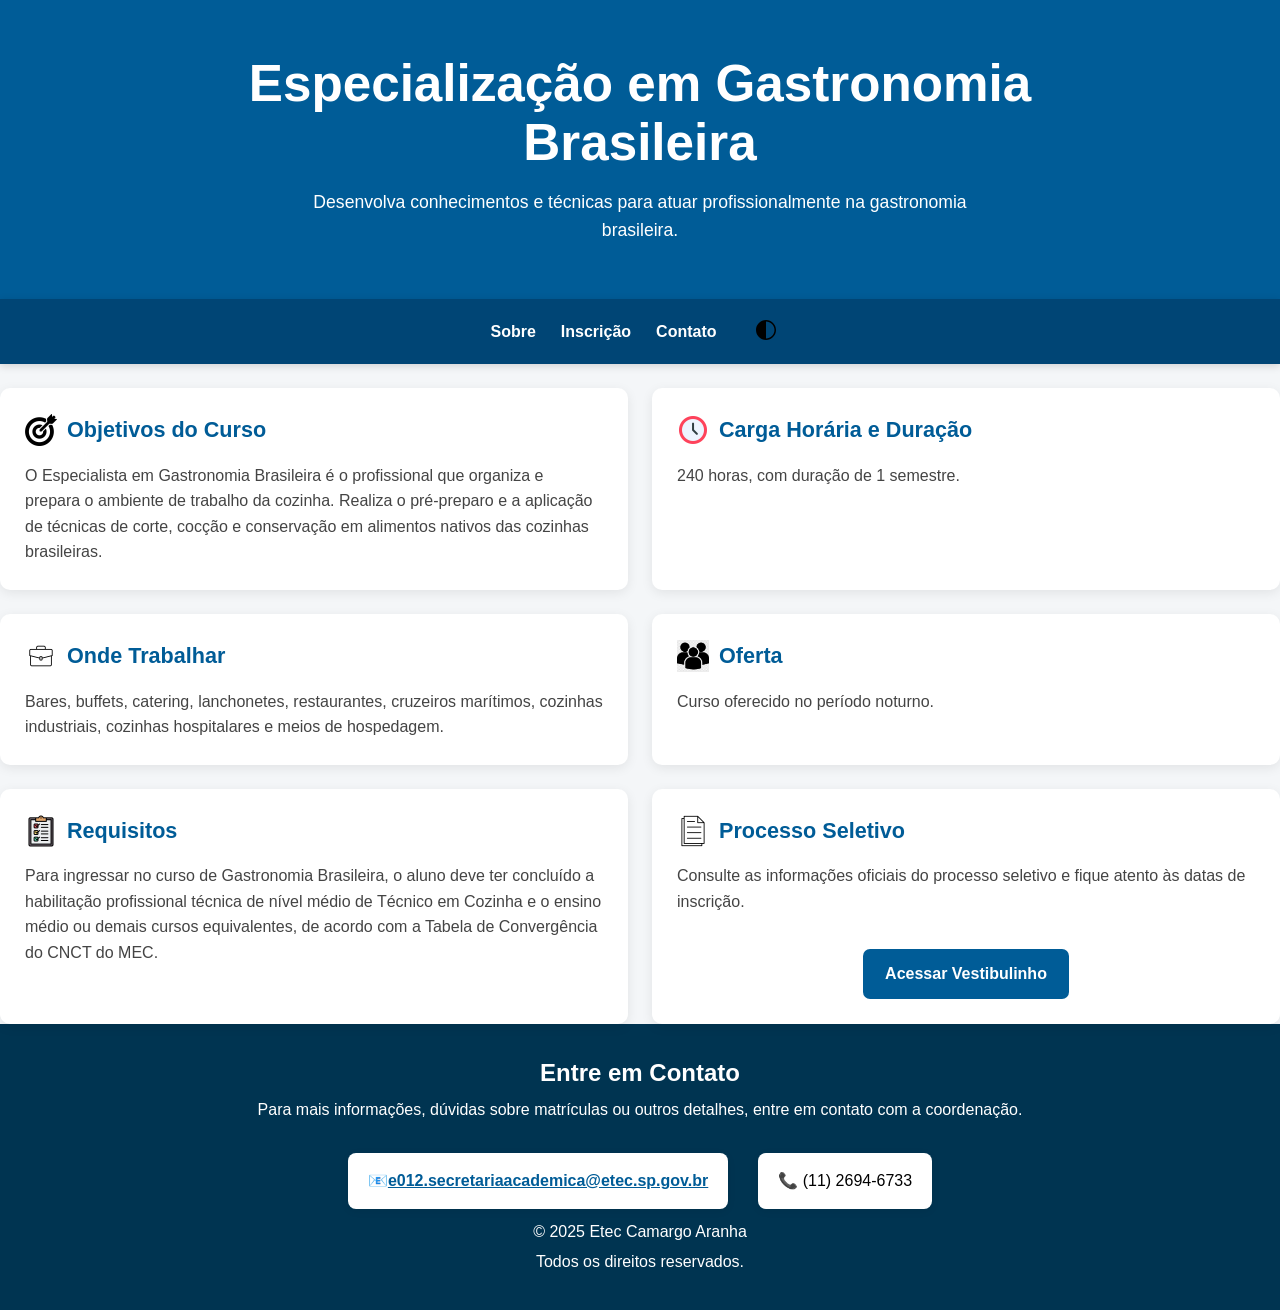
<file: index.html>
<!DOCTYPE html>
<html lang="pt-BR">
<head>
    <meta charset="UTF-8">
    <meta name="viewport" content="width=device-width, initial-scale=1.0">
    <meta name="description" content="Conheça o curso de Especialização em Gastronomia Brasileira da Etec Camargo Aranha.">
    <meta name="keywords" content="Etec Camargo Aranha, Gastronomia Brasileira, curso, especialização, Etec">
    <meta name="author" content="jetaphid, shibadev54">
    <title>Especialização em Gastronomia Brasileira | Etec Camargo Aranha</title>
    <link rel="shortcut icon" href="./assets/icon.webp" type="image/x-icon">
    <link rel="stylesheet" href="./css/main.css">
</head>
<body>
    <header>
        <h1>Especialização em Gastronomia Brasileira</h1>
        <p>Desenvolva conhecimentos e técnicas para atuar profissionalmente na gastronomia brasileira.</p>
    </header>
    <nav aria-label="Navegação principal">
        <a href="#sobre">Sobre</a>
        <a href="#matricula">Inscrição</a>
        <a href="#contato">Contato</a>
        <button class="dark-button" id="darkMode" type="button"><img src="./assets/dark-theme-svgrepo-com.svg" alt="botão de modo escuro"></button>
    </nav>
    <main>
        <section id="sobre">
            <div class="content">
                <article class="card">
                    <h3><img src="./assets/objetivos.webp" width="32" height="32" alt="icone de objetivos" loading="lazy">Objetivos do Curso</h3>
                    <p>O Especialista em Gastronomia Brasileira é o profissional que organiza e prepara o ambiente de trabalho da cozinha. Realiza o pré-preparo e a aplicação de técnicas de corte, cocção e conservação em alimentos nativos das cozinhas brasileiras.</p>
                </article>
                <article class="card">
                    <h3><img src="./assets/duracao.webp" width="32" height="32" alt="icone de duração do curso" loading="lazy">Carga Horária e Duração</h3>
                    <p>240 horas, com duração de 1 semestre.</p>
                </article>
                <article class="card">
                    <h3><img src="./assets/atuacao-profissional.webp" width="32" height="32" alt="icone de trabalho" loading="lazy">
                        Onde Trabalhar
                    </h3>
                    <p>Bares, buffets, catering, lanchonetes, restaurantes, cruzeiros marítimos, cozinhas industriais, cozinhas hospitalares e meios de hospedagem.</p>
                </article>
                <article class="card">
                    <h3><img src="./assets/vagas.webp" width="32" height="32" alt="icone de vagas" loading="lazy">Oferta</h3>
                    <p>Curso oferecido no período noturno.</p>
                </article>
            </div>
        </section>
        <section id="matricula">
            <div class="content">
                <article class="card">
                    <h3>
                        <img src="./assets/requisitos.webp" width="32" height="32" alt="" loading="lazy">Requisitos</h3>
                    <p> Para ingressar no curso de Gastronomia Brasileira, o aluno deve ter concluído a habilitação profissional técnica de nível médio de Técnico em Cozinha e o ensino médio ou demais cursos equivalentes, de acordo com a Tabela de Convergência do CNCT do MEC.</p>
                </article>
                <article class="card">
                    <h3><img src="./assets/processo-seletivo.webp" width="32" height="32" alt="" loading="lazy">Processo Seletivo</h3>
                    <p>Consulte as informações oficiais do processo seletivo e fique atento às datas de inscrição.</p>
                    <div class="button-container">
                        <a class="button" href="https://vestibulinho.etec.sp.gov.br/" target="_blank" rel="noopener noreferrer">Acessar Vestibulinho</a>
                    </div>
                </article>
            </div>
        </section>

    </main>
    <footer>
        <section id="contato">
            <h2>Entre em Contato</h2>
            <p>Para mais informações, dúvidas sobre matrículas ou outros detalhes, entre em contato com a coordenação.</p>
            <div class="contact-info">
                <p>📧<a href="mailto:e012.secretariaacademica@etec.sp.gov.br">e012.secretariaacademica@etec.sp.gov.br</a></p>
                <p>📞 (11) 2694-6733</p>
            </div>
        </section>        
        <p>© 2025 Etec Camargo Aranha</p>
        <p>Todos os direitos reservados.</p>
    </footer>
<script src="script.js"></script>
</body>
</html>
</file>
<file: css/main.css>
@import url("reset.css");
@import url("header.css");
@import url("navbar.css");
@import url("cards.css");
@import url("buttons.css");
@import url("contact.css");
@import url("footer.css");
@import url("dark-mode.css");
@import url("responsive.css");
</file>
